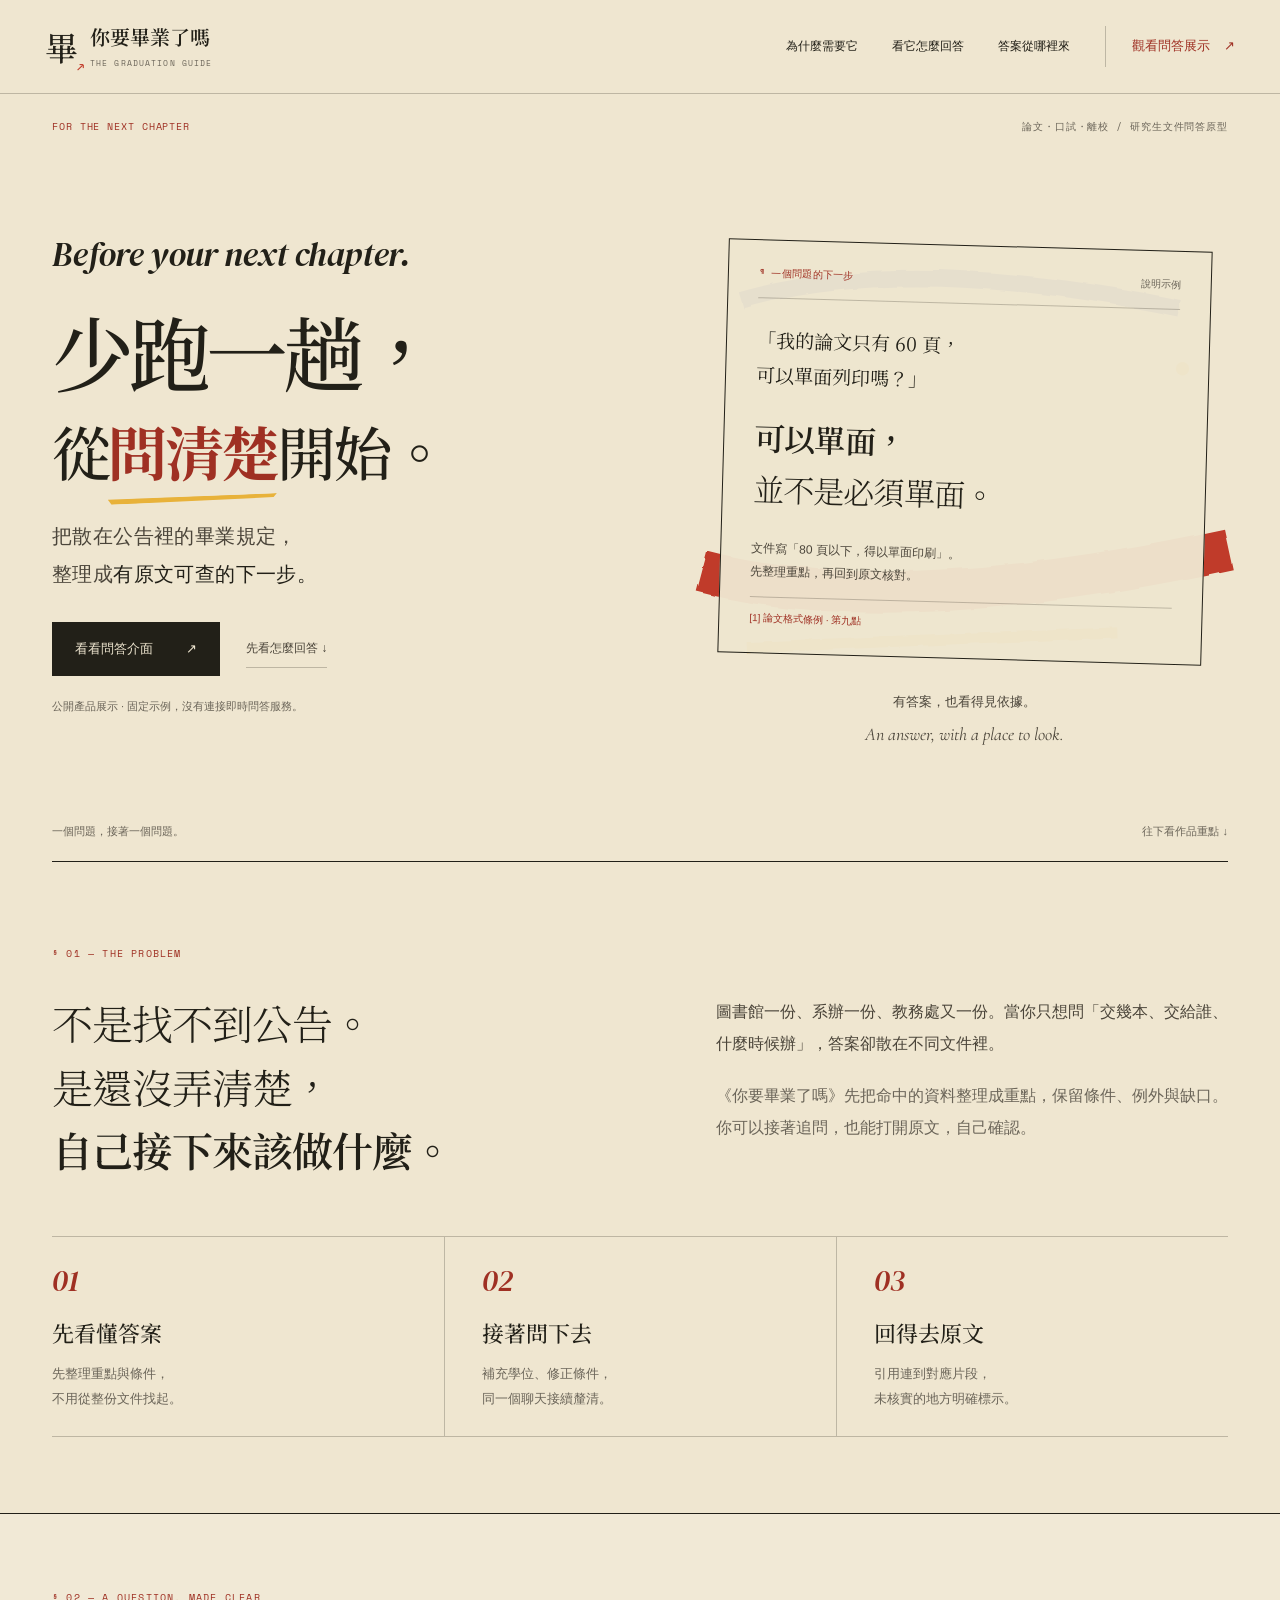
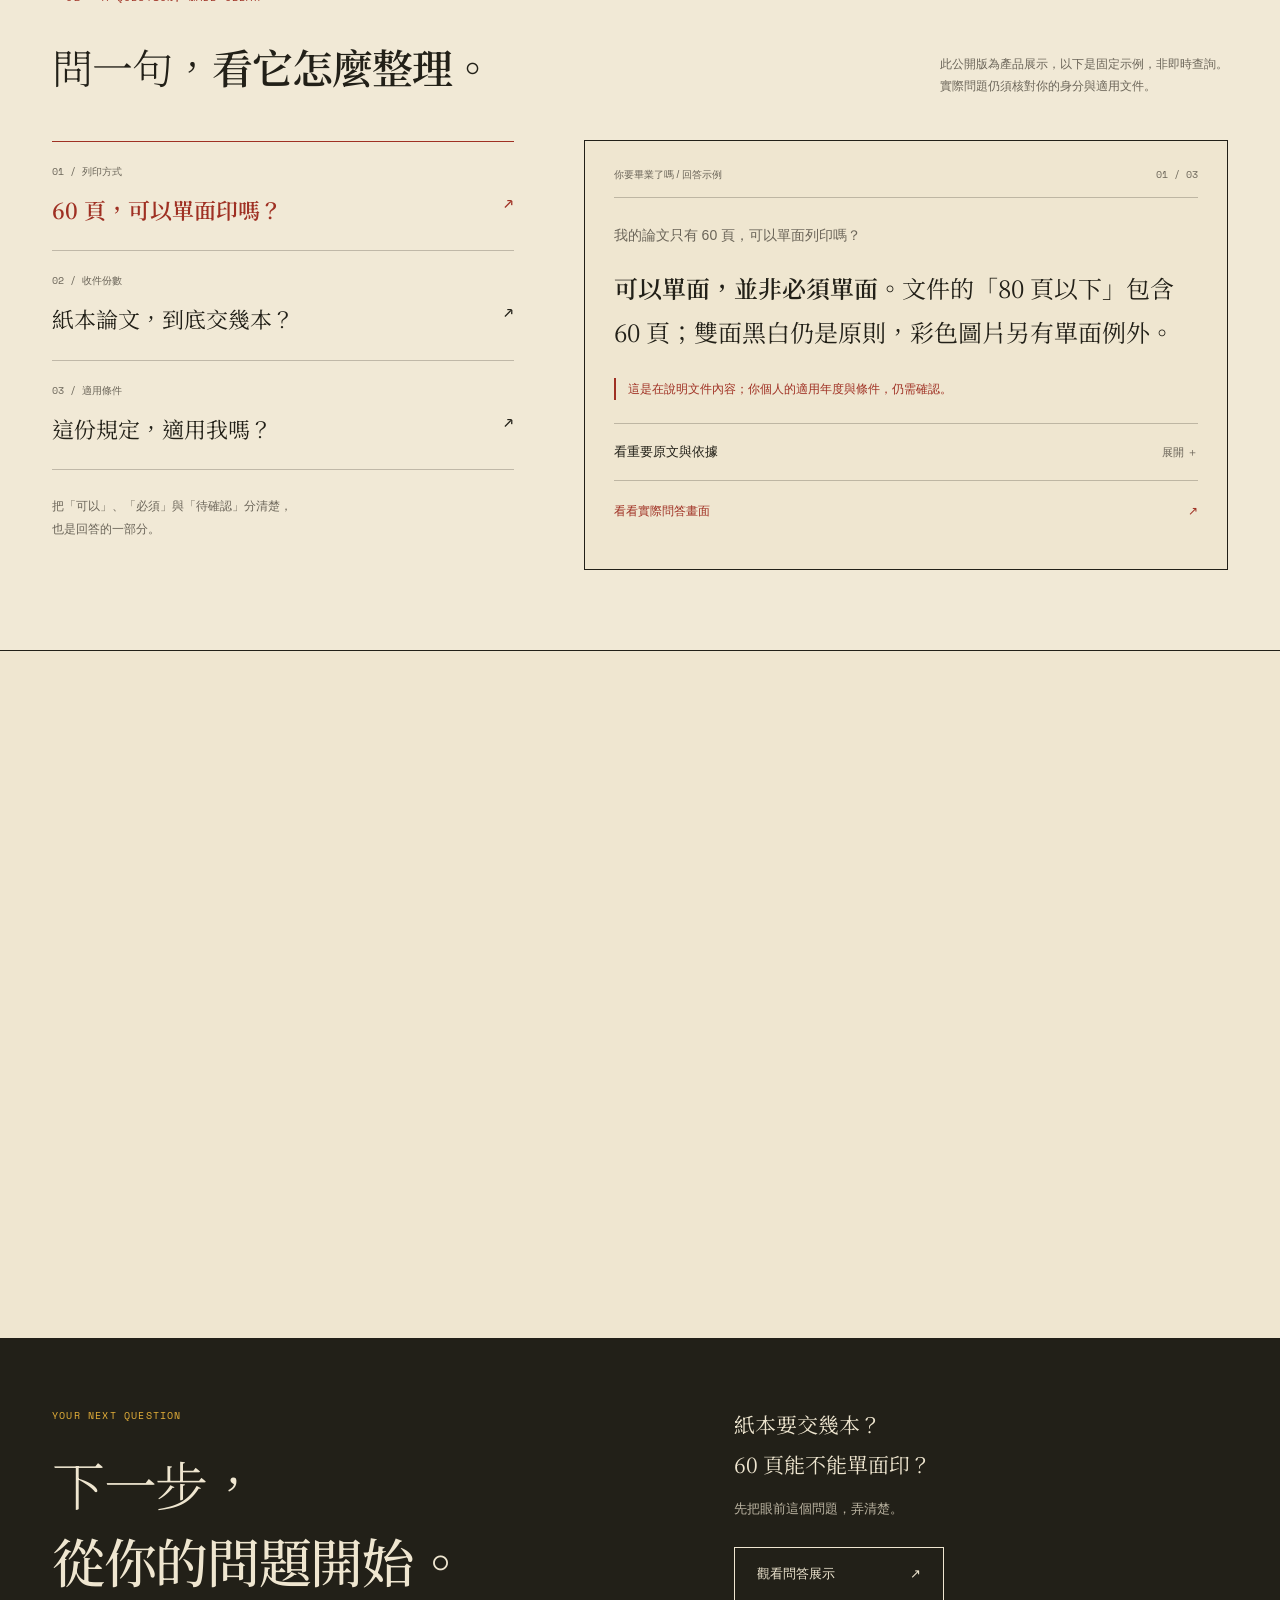
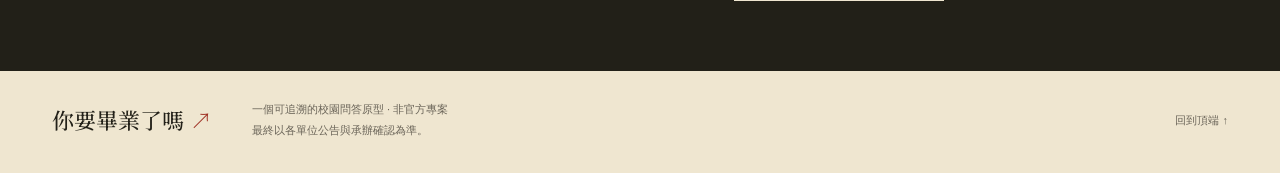
<file: index.html>
<!doctype html><html lang="zh-Hant"><head><meta charset="utf-8"><meta http-equiv="refresh" content="0;url=./static/"><title>你要畢業了嗎｜產品展示</title></head><body><p><a href="./static/">進入《你要畢業了嗎》產品展示 ↗</a></p></body></html>
</file>
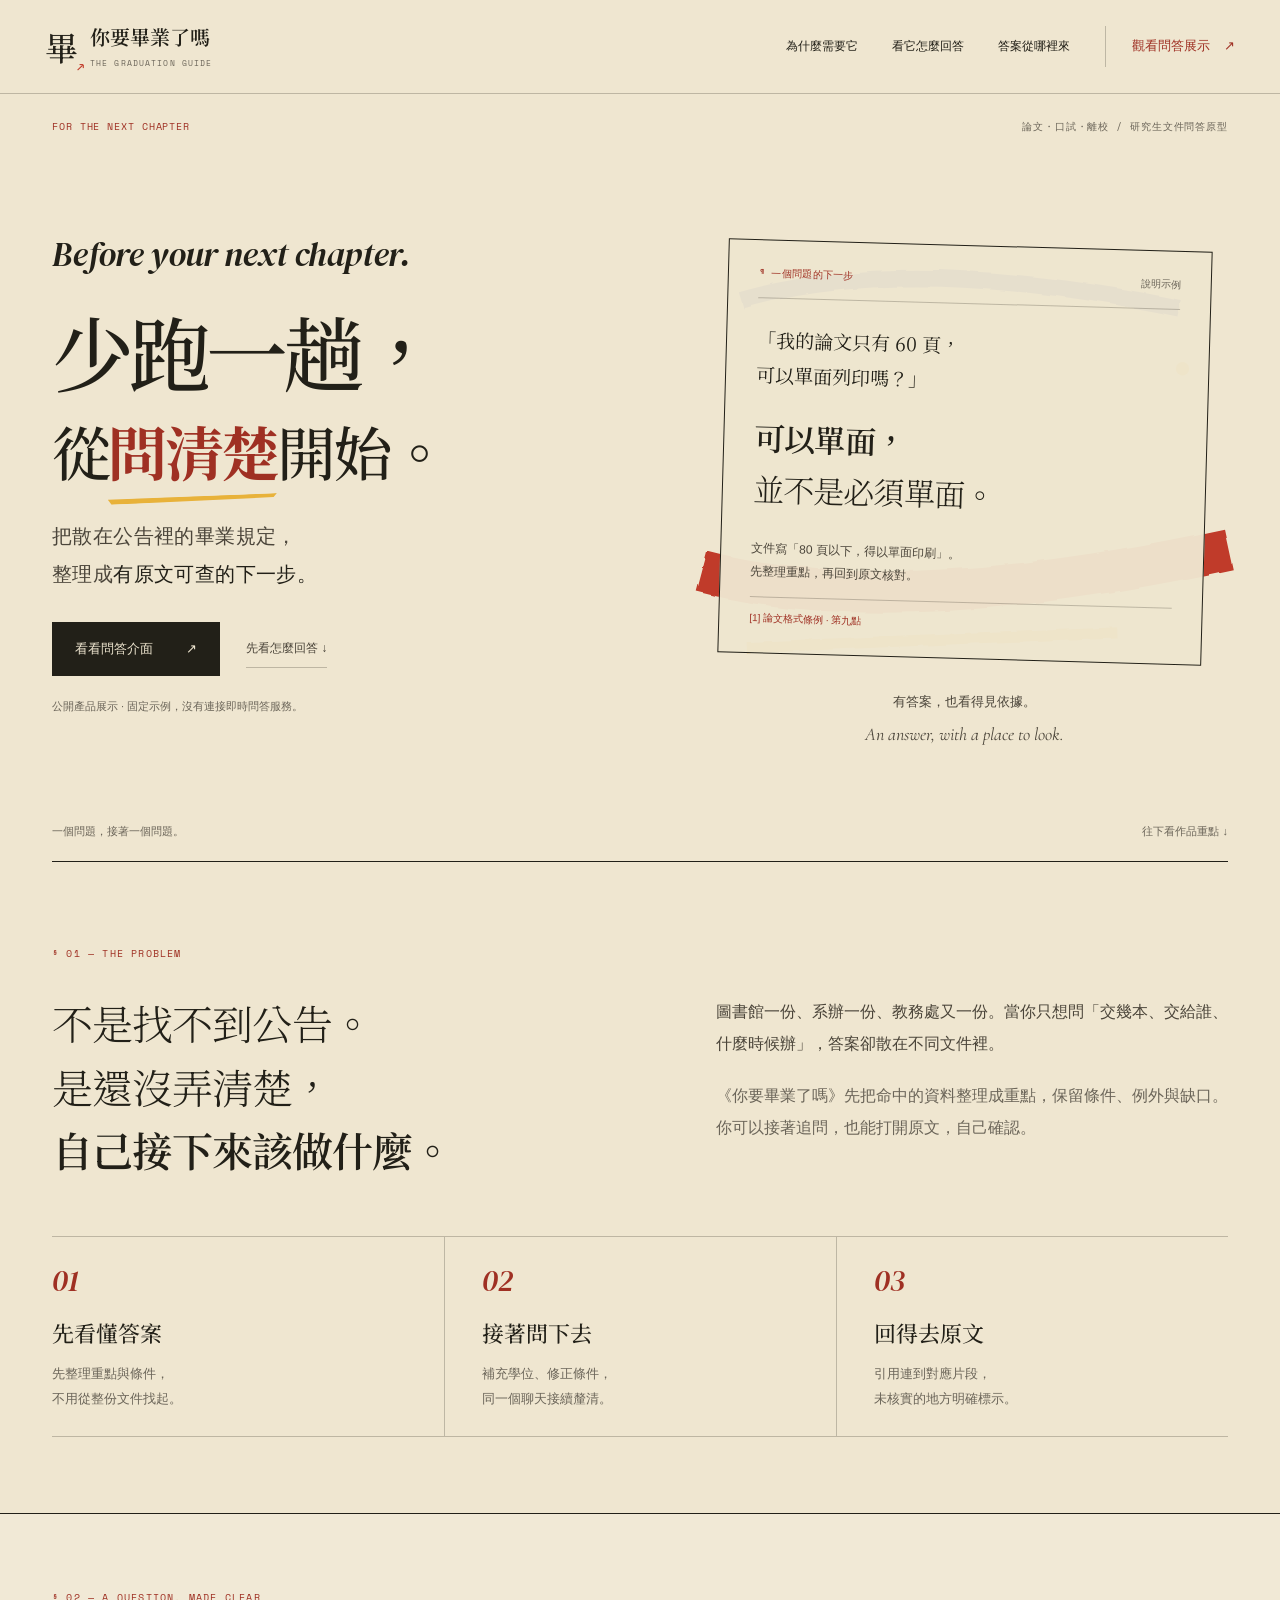
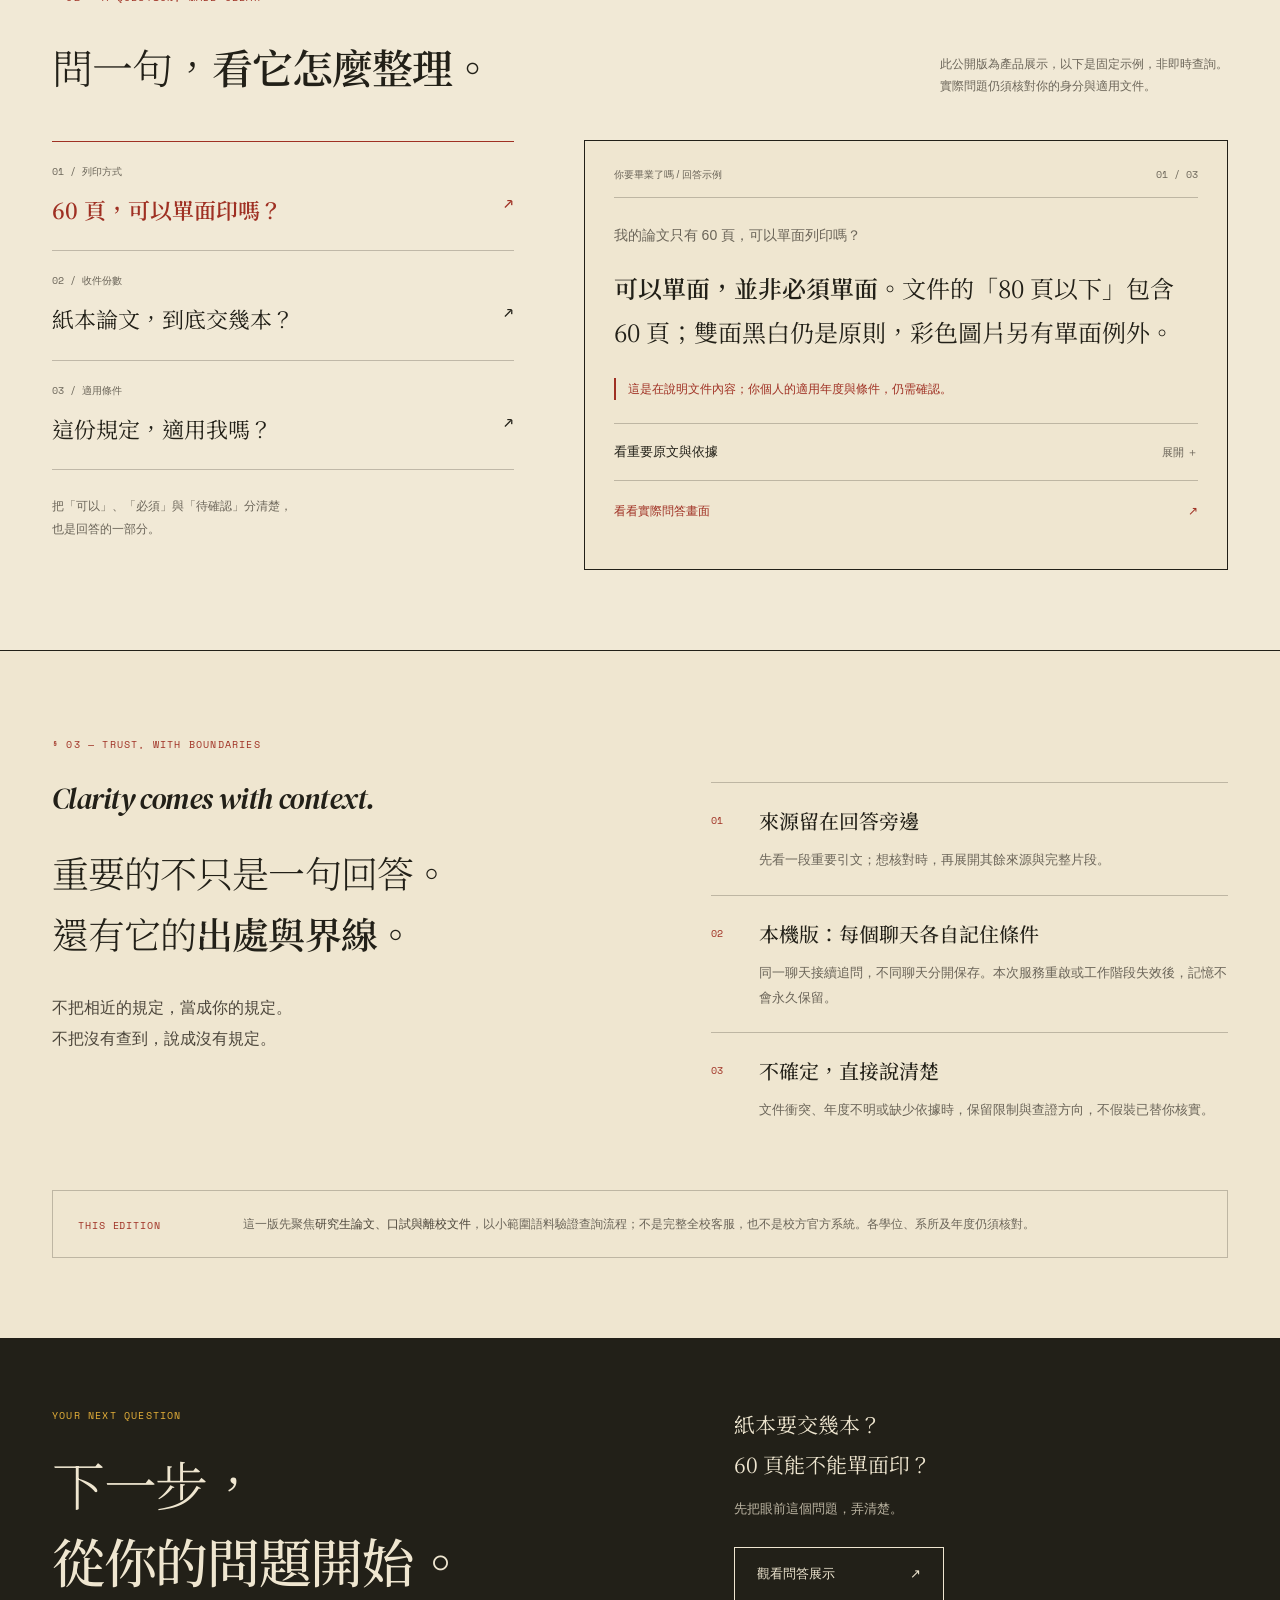
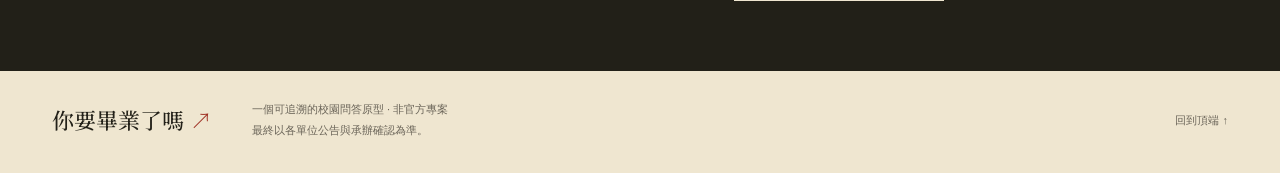
<file: static/index.html>
<!doctype html>
<html lang="zh-Hant"><head><meta charset="utf-8"><meta name="viewport" content="width=device-width,initial-scale=1"><title>你要畢業了嗎｜把畢業前的疑問，問清楚。</title><meta name="description" content="將散在公告裡的研究生論文、口試與離校文件，整理成有來源可核對的回答。"><link rel="stylesheet" href="./landing.css"><script src="./landing.js" defer></script></head>
<body><a class="skip" href="#main">跳至內容</a>
<header class="masthead"><a class="brand" href="./index.html" aria-label="你要畢業了嗎首頁"><span class="brand-seal" aria-hidden="true">畢<span>↗</span></span><span>你要畢業了嗎<small>THE GRADUATION GUIDE</small></span></a><nav aria-label="產品導覽"><a href="#why">為什麼需要它</a><a href="#demo">看它怎麼回答</a><a href="#trust">答案從哪裡來</a></nav><a class="nav-cta" href="./app.html">觀看問答展示 <span aria-hidden="true">↗</span></a></header>
<main id="main">
<section class="hero wrap" aria-labelledby="hero-title">
 <div class="edition"><span>FOR THE NEXT CHAPTER</span><span>論文・口試・離校 / 研究生文件問答原型</span></div>
 <div class="hero-grid"><div class="hero-copy"><p class="english" lang="en">Before your next chapter.</p><h1 id="hero-title">少跑一趟，<span>從<strong>問清楚</strong>開始。</span></h1><p class="hero-description">把散在公告裡的畢業規定，<br>整理成<strong>有原文可查的下一步。</strong></p><div class="hero-actions"><a class="button ink" href="./app.html">看看問答介面 <span aria-hidden="true">↗</span></a><a class="text-link" href="#demo">先看怎麼回答 <span aria-hidden="true">↓</span></a></div><p class="hero-note">公開產品展示 · 固定示例，沒有連接即時問答服務。</p></div>
 <aside class="hero-folio" aria-label="產品回答方式預覽"><div class="folio-ink" aria-hidden="true"><svg viewBox="0 0 470 390"><defs><filter id="rough-landing"><feTurbulence type="fractalNoise" baseFrequency=".035" numOctaves="3" seed="9" result="n"/><feDisplacementMap in="SourceGraphic" in2="n" scale="5"/></filter></defs><g filter="url(#rough-landing)"><path d="M35 63Q180 20 426 70" fill="none" stroke="#253BA0" stroke-width="15"/><path d="M0 305Q170 350 470 285" fill="none" stroke="#C03A29" stroke-width="37"/><path d="M40 373L370 359" fill="none" stroke="#E8B23A" stroke-width="10"/></g><circle cx="429" cy="124" r="6" fill="#E8B23A"/></svg></div><div class="preview-paper"><div class="preview-label"><span>¶ 一個問題的下一步</span><span>說明示例</span></div><p class="preview-question">「我的論文只有 60 頁，<br>可以單面列印嗎？」</p><p class="preview-answer"><b>可以單面，</b><br>並不是必須單面。</p><p class="preview-foot">文件寫「80 頁以下，得以單面印刷」。<br>先整理重點，再回到原文核對。</p><span class="preview-cite">[1] 論文格式條例 · 第九點</span></div><div class="folio-caption"><span>有答案，也看得見依據。</span><i lang="en">An answer, with a place to look.</i></div></aside></div>
 <div class="hero-bottom"><span>一個問題，接著一個問題。</span><a href="#why">往下看作品重點 <span aria-hidden="true">↓</span></a></div>
</section>
<section id="why" class="problem wrap reveal"><div class="section-label">§ 01 — THE PROBLEM</div><div class="problem-grid"><h2>不是找不到公告。<br>是還沒弄清楚，<br><strong>自己接下來該做什麼。</strong></h2><div class="problem-body"><p>圖書館一份、系辦一份、教務處又一份。當你只想問「交幾本、交給誰、什麼時候辦」，答案卻散在不同文件裡。</p><p class="light">《你要畢業了嗎》先把命中的資料整理成重點，保留條件、例外與缺口。你可以接著追問，也能打開原文，自己確認。</p></div></div><div class="value-strip"><article><span>01</span><h3>先看懂答案</h3><p>先整理重點與條件，<br>不用從整份文件找起。</p></article><article><span>02</span><h3>接著問下去</h3><p>補充學位、修正條件，<br>同一個聊天接續釐清。</p></article><article><span>03</span><h3>回得去原文</h3><p>引用連到對應片段，<br>未核實的地方明確標示。</p></article></div></section>
<section id="demo" class="demo-section"><div class="wrap"><div class="section-label">§ 02 — A QUESTION, MADE CLEAR</div><div class="section-heading"><h2>問一句，<strong>看它怎麼整理。</strong></h2><p>此公開版為產品展示，以下是固定示例，非即時查詢。<br>實際問題仍須核對你的身分與適用文件。</p></div><div class="demo-layout"><div class="demo-menu" role="tablist" aria-label="選擇回答示例"><button id="tab-print" role="tab" aria-selected="true" aria-controls="example-panel" data-example="print"><span>01 / 列印方式</span><strong>60 頁，可以單面印嗎？</strong><b aria-hidden="true">↗</b></button><button id="tab-copies" role="tab" aria-selected="false" aria-controls="example-panel" tabindex="-1" data-example="copies"><span>02 / 收件份數</span><strong>紙本論文，到底交幾本？</strong><b aria-hidden="true">↗</b></button><button id="tab-version" role="tab" aria-selected="false" aria-controls="example-panel" tabindex="-1" data-example="version"><span>03 / 適用條件</span><strong>這份規定，適用我嗎？</strong><b aria-hidden="true">↗</b></button><p class="demo-menu-note">把「可以」、「必須」與「待確認」分清楚，<br>也是回答的一部分。</p></div>
 <article id="example-panel" class="answer-sheet" role="tabpanel" tabindex="0" aria-labelledby="tab-print"><div class="sheet-meta"><span>你要畢業了嗎 / 回答示例</span><span id="demo-position">01 / 03</span></div><p class="demo-question" id="demo-question">我的論文只有 60 頁，可以單面列印嗎？</p><p class="demo-answer" id="demo-answer"><strong>可以單面，並非必須單面。</strong>文件的「80 頁以下」包含 60 頁；雙面黑白仍是原則，彩色圖片另有單面例外。</p><p class="demo-limitation" id="demo-limitation">這是在說明文件內容；你個人的適用年度與條件，仍需確認。</p><details id="demo-source" class="source-fold"><summary><span>看重要原文與依據</span><span class="fold-label">展開 ＋</span></summary><div class="source-body"><p id="demo-source-title">國立清華大學研究生畢業論文格式條例 · 第九點 · PDF 第 2 頁</p><blockquote id="demo-quote">採雙
  面黑白印刷為原則，但頁數為80頁以下時，得以單面印刷（彩色圖片亦可單
  面印刷）</blockquote><p class="source-caption" id="demo-source-caption">實際問答介面保留來源文字與定位，並可開啟官方原文。</p></div></details><a class="sheet-cta" href="./app.html">看看實際問答畫面 <span aria-hidden="true">↗</span></a></article></div></div></section>
<section id="trust" class="trust wrap reveal"><div class="section-label">§ 03 — TRUST, WITH BOUNDARIES</div><div class="trust-grid"><div><p class="english" lang="en">Clarity comes with context.</p><h2>重要的不只是一句回答。<br>還有它的<strong>出處與界線。</strong></h2><p class="trust-intro">不把相近的規定，當成你的規定。<br>不把沒有查到，說成沒有規定。</p></div><div class="trust-list"><article><span>01</span><div><h3>來源留在回答旁邊</h3><p>先看一段重要引文；想核對時，再展開其餘來源與完整片段。</p></div></article><article><span>02</span><div><h3>本機版：每個聊天各自記住條件</h3><p>同一聊天接續追問，不同聊天分開保存。本次服務重啟或工作階段失效後，記憶不會永久保留。</p></div></article><article><span>03</span><div><h3>不確定，直接說清楚</h3><p>文件衝突、年度不明或缺少依據時，保留限制與查證方向，不假裝已替你核實。</p></div></article></div></div><div class="scope-note"><span>THIS EDITION</span><p>這一版先聚焦<strong>研究生論文、口試與離校文件</strong>，以小範圍語料驗證查詢流程；不是完整全校客服，也不是校方官方系統。各學位、系所及年度仍須核對。</p></div></section>
<section class="closing"><div class="wrap closing-inner"><div><span class="section-label">YOUR NEXT QUESTION</span><h2>下一步，<br><strong>從你的問題開始。</strong></h2></div><div><p>紙本要交幾本？<br>60 頁能不能單面印？<br><span>先把眼前這個問題，弄清楚。</span></p><a class="button paper" href="./app.html">觀看問答展示 <span aria-hidden="true">↗</span></a></div></div></section>
</main><footer class="wrap"><a href="./index.html">你要畢業了嗎<span aria-hidden="true"> ↗</span></a><p>一個可追溯的校園問答原型 · 非官方專案<br>最終以各單位公告與承辦確認為準。</p><a href="#main" class="to-top">回到頂端 ↑</a></footer>
</body></html>
</file>
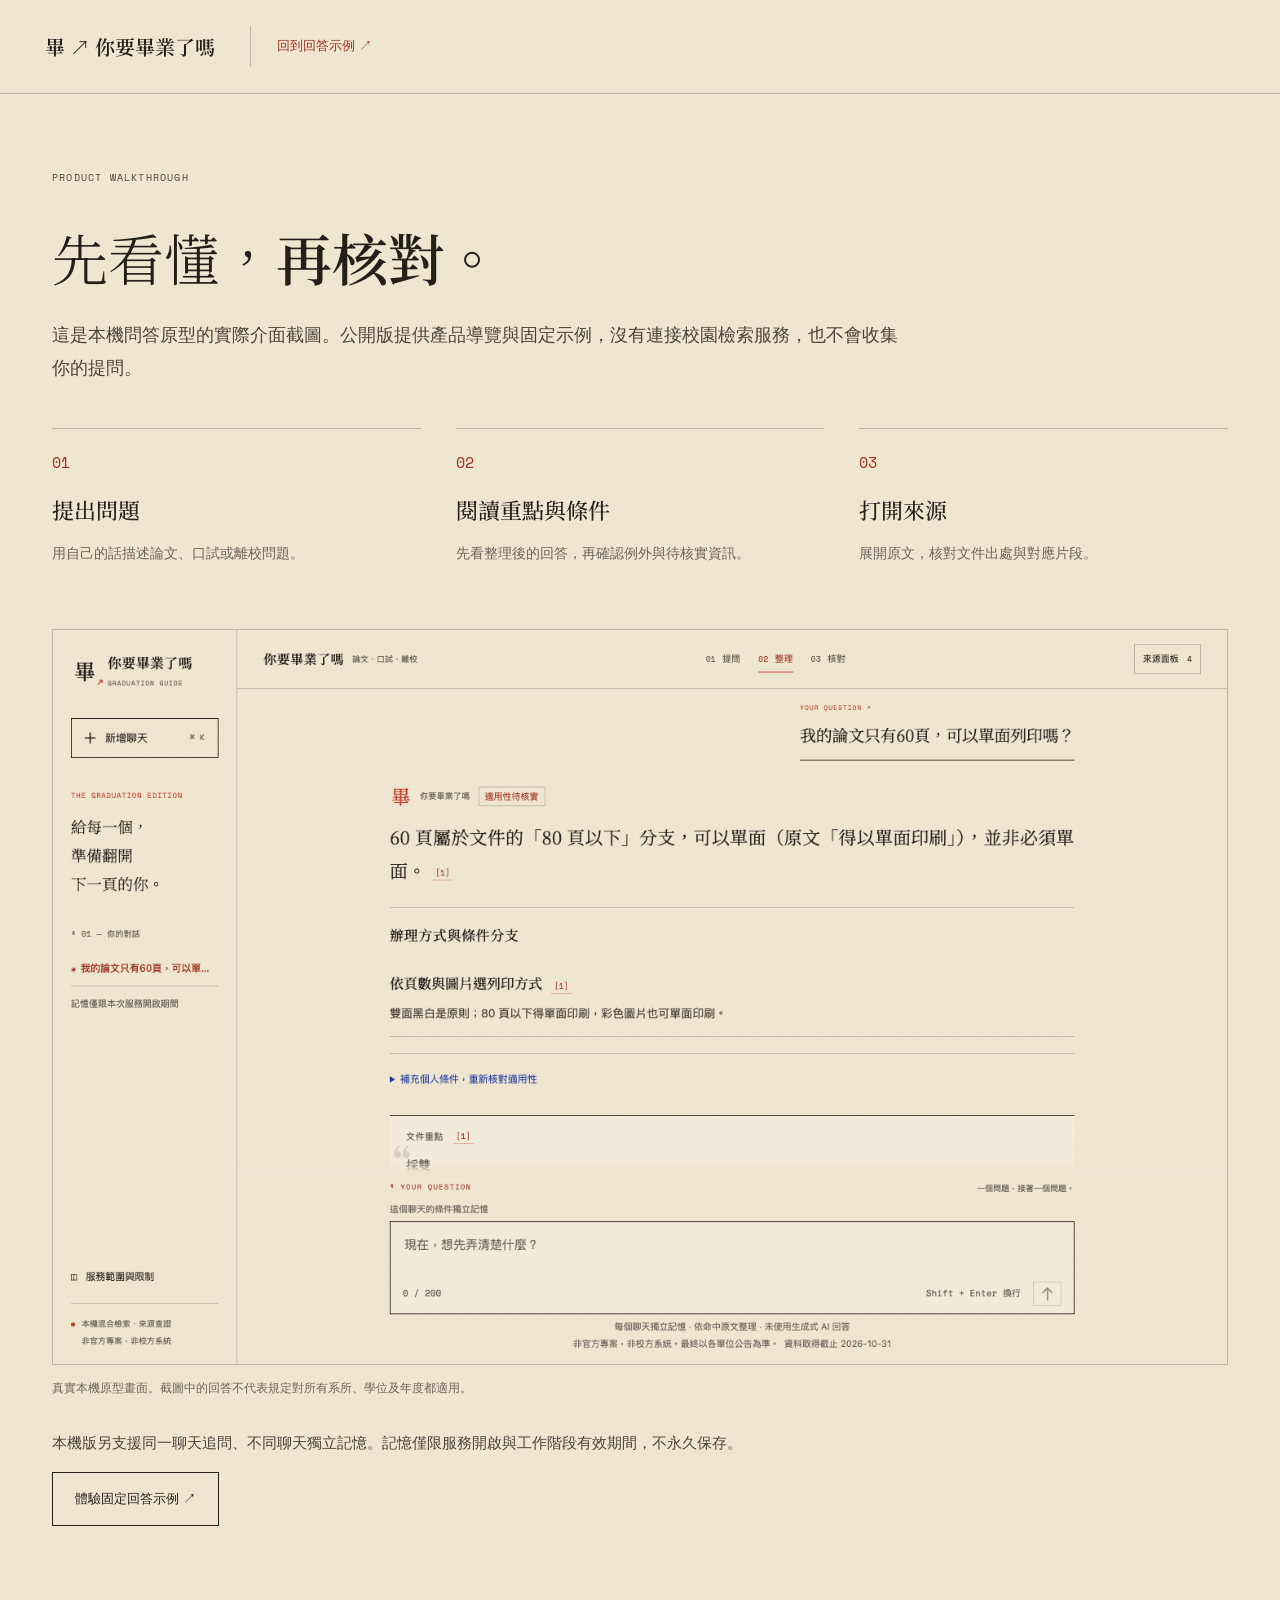
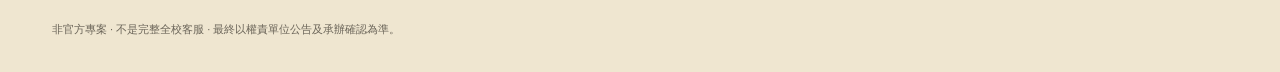
<file: static/app.html>
<!doctype html><html lang="zh-Hant"><head><meta charset="utf-8"><meta name="viewport" content="width=device-width,initial-scale=1"><title>問答介面展示｜你要畢業了嗎</title><link rel="stylesheet" href="./landing.css"><link rel="stylesheet" href="./demo.css"></head><body><header class="masthead"><a class="brand" href="./index.html">畢 ↗ 你要畢業了嗎</a><a class="nav-cta" href="./index.html#demo">回到回答示例 ↗</a></header><main class="showcase wrap"><p class="section-label">PRODUCT WALKTHROUGH</p><h1>先看懂，<strong>再核對。</strong></h1><p class="showcase-intro">這是本機問答原型的實際介面截圖。公開版提供產品導覽與固定示例，沒有連接校園檢索服務，也不會收集你的提問。</p><ol class="walkthrough"><li><strong>提出問題</strong><span>用自己的話描述論文、口試或離校問題。</span></li><li><strong>閱讀重點與條件</strong><span>先看整理後的回答，再確認例外與待核實資訊。</span></li><li><strong>打開來源</strong><span>展開原文，核對文件出處與對應片段。</span></li></ol><figure><img src="./images/product-chat.png" alt="本機實際問答：60頁論文可以單面、非必須單面，附原文引用與待核實標示"><figcaption>真實本機原型畫面。截圖中的回答不代表規定對所有系所、學位及年度都適用。</figcaption></figure><p>本機版另支援同一聊天追問、不同聊天獨立記憶。記憶僅限服務開啟與工作階段有效期間，不永久保存。</p><a class="button dark" href="./index.html#demo">體驗固定回答示例 ↗</a></main><footer class="wrap"><p>非官方專案 · 不是完整全校客服 · 最終以權責單位公告及承辦確認為準。</p></footer></body></html>
</file>
<file: static/landing.css>
@font-face{font-family:"Noto Serif TC";font-style:normal;font-weight:200 900;font-display:swap;src:url("./fonts/noto-serif-tc.ttf") format("truetype")}
@font-face{
  font-family: 'Cormorant Garamond';
  font-style: italic;
  font-weight: 400;
  font-display: swap;
  src: url(./fonts/font-0.ttf) format('truetype');
}
@font-face{
  font-family: 'Cormorant Garamond';
  font-style: normal;
  font-weight: 400;
  font-display: swap;
  src: url(./fonts/font-1.ttf) format('truetype');
}
@font-face{
  font-family: 'DM Serif Display';
  font-style: italic;
  font-weight: 400;
  font-display: swap;
  src: url(./fonts/font-2.ttf) format('truetype');
}
@font-face{
  font-family: 'DM Serif Display';
  font-style: normal;
  font-weight: 400;
  font-display: swap;
  src: url(./fonts/font-3.ttf) format('truetype');
}
@font-face{
  font-family: 'Space Mono';
  font-style: normal;
  font-weight: 400;
  font-display: swap;
  src: url(./fonts/font-4.ttf) format('truetype');
}
@font-face{
  font-family: 'Space Mono';
  font-style: normal;
  font-weight: 700;
  font-display: swap;
  src: url(./fonts/font-5.ttf) format('truetype');
}
:root{--paper:#EFE6D0;--ink:#222018;--body:#4b453a;--muted:#6b6559;--red:#C03A29;--red-ink:#9f3023;--blue:#253BA0;--gold:#E8B23A;--hair:rgba(34,32,24,.24);--serif:"Noto Serif TC","Songti TC",serif;--display:"DM Serif Display",Georgia,serif;--prose:"Cormorant Garamond",Georgia,serif;--mono:"Space Mono","SFMono-Regular",monospace;--sans:-apple-system,BlinkMacSystemFont,"PingFang TC",sans-serif}*{box-sizing:border-box}html{scroll-behavior:smooth;scroll-padding-top:95px}body{margin:0;background:var(--paper);color:var(--ink);font-family:var(--sans);font-size:15px;font-weight:400;line-height:1.85}body:after{content:"";position:fixed;inset:0;z-index:100;pointer-events:none;background-image:radial-gradient(rgba(34,32,24,.12) .4px,transparent .65px);background-size:4px 4px;opacity:.21}button,a{outline-offset:5px}a{color:inherit;text-decoration:none}button{font:inherit;color:inherit;cursor:pointer}button:focus-visible,a:focus-visible,summary:focus-visible,[tabindex]:focus-visible{outline:2px solid var(--blue)}a,button{transition:color .2s,background .2s,border-color .2s}.wrap{width:calc(100% - 104px);max-width:1280px;margin:auto}.masthead{height:94px;display:flex;align-items:center;gap:35px;padding:0 45px;border-bottom:1px solid var(--hair)}.brand{display:flex;align-items:center;gap:12px;font-family:var(--serif);font-weight:600;font-size:20px;line-height:1.4;white-space:nowrap}.brand small{display:block;font-family:var(--mono);font-size:8px;letter-spacing:.14em;font-weight:400;margin-top:7px;color:var(--muted)}.brand-seal{font-size:33px;font-weight:500;position:relative;line-height:1}.brand-seal>span{font-family:var(--mono);font-size:15px;color:var(--red);position:absolute;bottom:-12px;right:-7px}.masthead nav{display:flex;gap:34px;margin-left:auto;font-size:12px}.masthead nav a{border-bottom:1px solid transparent;padding:7px 0}.masthead nav a:hover{color:var(--red-ink);border-color:var(--red-ink)}.nav-cta{border-left:1px solid var(--hair);padding:8px 0 8px 26px;font-size:13px;color:var(--red-ink);white-space:nowrap}.nav-cta span{margin-left:10px}.edition{display:flex;justify-content:space-between;gap:20px;font-family:var(--mono);font-size:10px;letter-spacing:.09em;color:var(--muted);padding:24px 0 0}.edition span:first-child{color:var(--red-ink)}.hero-grid{display:grid;grid-template-columns:1.12fr 1fr;gap:60px;align-items:center;padding:63px 0 70px}.english{font-family:var(--display);font-style:italic;font-size:34px;line-height:1.2;letter-spacing:-.02em;margin:0 0 25px;font-weight:400}.hero h1{font-family:var(--serif);font-weight:500;font-size:clamp(64px,6.4vw,92px);line-height:1.25;letter-spacing:-.06em;margin:0 0 29px}.hero h1>span{display:block;font-size:.72em;letter-spacing:-.045em;margin-top:12px;white-space:nowrap}.hero h1 strong{font-weight:700;position:relative;color:var(--red-ink);isolation:isolate}.hero h1 strong:after{content:"";position:absolute;height:6px;bottom:-9px;left:0;right:0;background:var(--gold);transform:rotate(-2deg);z-index:-1;clip-path:polygon(0 15%,100% 0,98% 65%,2% 100%)}.hero-description{font-size:20px;line-height:1.9;font-weight:300;color:var(--body);margin:0 0 29px;letter-spacing:.02em}.hero-description strong{font-weight:500;color:var(--ink)}.hero-actions{display:flex;gap:26px;align-items:center}.button{display:inline-flex;align-items:center;gap:33px;justify-content:space-between;min-height:54px;padding:13px 22px;border:1px solid var(--ink);font-size:13px;font-weight:500;line-height:1.7}.button.ink{background:var(--ink);color:var(--paper)}.button.ink:hover{background:var(--red-ink);border-color:var(--red-ink)}.text-link{font-size:12px;color:var(--body);border-bottom:1px solid var(--hair);padding:7px 0}.text-link:hover{color:var(--red-ink);border-color:var(--red-ink)}.hero-note{font-size:11px;line-height:1.85;color:var(--muted);margin:20px 0 0;font-weight:400}.hero-folio{position:relative;isolation:isolate;padding:45px 21px 0}.folio-ink{position:absolute;inset:0 0 55px;pointer-events:none;z-index:-1}.folio-ink svg{width:100%;height:100%;overflow:visible}.preview-paper{background:rgba(239,230,208,.96);border:1px solid var(--ink);padding:24px 30px 25px;transform:rotate(1.6deg)}.preview-label{display:flex;justify-content:space-between;gap:10px;font-size:10px;border-bottom:1px solid var(--hair);padding-bottom:14px;color:var(--muted);font-weight:400}.preview-label span:first-child{font-family:var(--mono);color:var(--red-ink);letter-spacing:.03em}.preview-question{font-family:var(--serif);font-size:19px;line-height:1.85;font-weight:400;margin:23px 0 20px}.preview-answer{font-family:var(--serif);font-size:31px;line-height:1.65;font-weight:300;margin:0 0 24px;letter-spacing:-.025em}.preview-answer b{font-weight:600}.preview-foot{font-size:12px;line-height:1.9;color:var(--body);margin:0 0 13px}.preview-cite{font-size:10px;color:var(--red-ink);border-top:1px solid var(--hair);display:block;padding-top:12px}.folio-caption{display:flex;flex-direction:column;align-items:center;gap:4px;margin-top:31px;font-size:13px;color:var(--body)}.folio-caption i{font-family:var(--prose);font-size:18px;font-weight:400}.hero-bottom{display:flex;justify-content:space-between;gap:25px;border-bottom:1px solid var(--ink);padding:0 0 20px;font-size:11px;color:var(--muted)}.hero-bottom a:hover{color:var(--red-ink)}.section-label{font-family:var(--mono);font-size:10px;letter-spacing:.12em;color:var(--red-ink);margin-bottom:28px;line-height:1.8}.problem{padding-top:83px;padding-bottom:76px}.problem-grid{display:grid;grid-template-columns:1.1fr 1fr;gap:100px;align-items:start}h2{font-family:var(--serif);font-size:41px;letter-spacing:-.025em;line-height:1.55;font-weight:300;margin:0}h2 strong{font-weight:600}.problem-body{padding-top:5px;font-size:16px;line-height:2;font-weight:400;color:var(--body)}.problem-body p{margin:0 0 20px}.problem-body .light{font-weight:300;color:var(--muted)}.value-strip{margin-top:54px;display:grid;grid-template-columns:repeat(3,1fr);border-top:1px solid var(--hair);border-bottom:1px solid var(--hair)}.value-strip article{padding:29px 30px 24px 0}.value-strip article+article{border-left:1px solid var(--hair);padding-left:37px}.value-strip article>span{font-family:var(--display);font-style:italic;font-size:30px;color:var(--red-ink);line-height:1}h3{font-family:var(--serif);font-size:22px;font-weight:500;line-height:1.6;margin:15px 0 11px}.value-strip p{font-size:13px;font-weight:400;line-height:1.95;color:var(--muted);margin:0}.demo-section{border-top:1px solid var(--ink);border-bottom:1px solid var(--ink);padding:75px 0 80px;background:rgba(255,255,255,.12)}.section-heading{display:flex;justify-content:space-between;align-items:end;gap:40px;margin-bottom:42px}.section-heading p{margin:0;font-size:12px;line-height:1.9;font-weight:400;color:var(--muted)}.demo-layout{display:grid;grid-template-columns:.86fr 1.2fr;gap:70px}.demo-menu{padding-top:1px}.demo-menu button{display:block;position:relative;width:100%;text-align:left;border:0;border-top:1px solid var(--hair);background:transparent;padding:21px 28px 23px 0}.demo-menu button:last-of-type{border-bottom:1px solid var(--hair)}.demo-menu button>span{font-family:var(--mono);font-size:10px;font-weight:400;line-height:1.7;color:var(--muted);display:block;margin-bottom:12px}.demo-menu button>strong{font-family:var(--serif);font-size:22px;font-weight:400;line-height:1.6;display:block;transition:transform .2s}.demo-menu button>b{position:absolute;right:0;top:45px;font-family:var(--mono);font-size:18px;font-weight:400;transition:transform .2s}.demo-menu button[aria-selected=true]{border-top-color:var(--red-ink);color:var(--red-ink)}.demo-menu button[aria-selected=true]>strong{font-weight:600}.demo-menu button:hover>strong{transform:translateX(5px);color:var(--red-ink)}.demo-menu button:hover>b{transform:translate(2px,-2px)}.demo-menu-note{font-size:12px;line-height:1.9;color:var(--muted);margin:25px 0 0}.answer-sheet{border:1px solid var(--ink);padding:25px 29px 24px;min-height:430px;background:var(--paper)}.sheet-meta{display:flex;justify-content:space-between;gap:15px;font-size:10px;color:var(--muted);border-bottom:1px solid var(--hair);padding-bottom:14px;line-height:1.7}.sheet-meta>span:last-child{font-family:var(--mono)}.demo-question{font-size:14px;font-weight:400;color:var(--muted);margin:24px 0 17px;line-height:1.9}.demo-answer{font-family:var(--serif);font-size:24px;line-height:1.85;font-weight:400;color:var(--ink);margin:0 0 23px}.demo-answer strong{font-weight:600}.demo-limitation{border-left:2px solid var(--red-ink);padding-left:12px;font-size:12px;font-weight:400;line-height:1.9;color:var(--red-ink);margin:0 0 23px}.source-fold{border-top:1px solid var(--hair);border-bottom:1px solid var(--hair)}.source-fold summary{display:flex;justify-content:space-between;gap:20px;align-items:center;list-style:none;cursor:pointer;padding:16px 0;font-size:13px;font-weight:500}.source-fold summary::-webkit-details-marker{display:none}.fold-label{font-size:11px;font-weight:400;color:var(--muted);white-space:nowrap}.source-body{padding:0 0 17px}.source-body>p:first-child{font-size:11px;line-height:1.8;color:var(--muted);margin:0 0 12px}.source-body blockquote{border-left:1px solid var(--ink);padding:5px 0 5px 15px;margin:0;font-family:var(--serif);font-size:15px;font-weight:400;line-height:2;white-space:pre-line;color:var(--body)}.source-caption{font-size:11px;color:var(--muted);line-height:1.8;margin:12px 0 0}.sheet-cta{display:flex;justify-content:space-between;font-size:12px;color:var(--red-ink);padding-top:19px}.sheet-cta:hover{color:var(--ink)}.trust{padding-top:85px;padding-bottom:80px}.trust-grid{display:grid;grid-template-columns:1.1fr 1fr;gap:90px}.trust .english{font-size:29px;margin-bottom:25px}.trust h2{font-size:37px;line-height:1.65}.trust-intro{font-size:16px;font-weight:300;line-height:1.95;color:var(--body);margin:28px 0 0}.trust-list article{display:grid;grid-template-columns:30px 1fr;gap:18px;border-top:1px solid var(--hair);padding:22px 0}.trust-list article>span{font-family:var(--mono);font-size:10px;color:var(--red-ink);padding-top:7px}.trust-list h3{font-size:20px;font-weight:500;margin:0 0 10px}.trust-list p{font-size:13px;line-height:1.95;font-weight:400;color:var(--muted);margin:0}.scope-note{margin-top:45px;padding:22px 25px;border:1px solid var(--hair);display:grid;grid-template-columns:140px 1fr;gap:25px;align-items:start}.scope-note>span{font-family:var(--mono);font-size:10px;color:var(--red-ink);letter-spacing:.09em;padding-top:4px}.scope-note p{margin:0;font-size:12px;line-height:1.9;color:var(--muted);font-weight:400}.scope-note strong{font-weight:500;color:var(--body)}.closing{background:var(--ink);color:var(--paper);padding:67px 0 70px}.closing-inner{display:grid;grid-template-columns:1.2fr 1fr;gap:90px;align-items:center}.closing .section-label{color:var(--gold);display:block;margin-bottom:20px}.closing h2{font-size:53px;line-height:1.45;font-weight:300}.closing h2 strong{font-weight:500}.closing p{font-family:var(--serif);font-size:21px;line-height:1.9;font-weight:400;margin:0 0 22px}.closing p span{font-family:var(--sans);font-size:13px;opacity:.75;font-weight:300}.button.paper{border-color:var(--paper);color:var(--paper);background:transparent;min-width:210px}.button.paper:hover{color:var(--ink);background:var(--paper)}footer{display:flex;align-items:center;gap:40px;padding-top:28px;padding-bottom:32px}footer>a:first-child{font-family:var(--serif);font-size:22px;font-weight:500;white-space:nowrap}footer>a:first-child>span{color:var(--red-ink)}footer p{font-size:11px;color:var(--muted);font-weight:400;line-height:1.9;margin:0}.to-top{margin-left:auto;font-size:11px;white-space:nowrap;color:var(--muted)}.skip{position:absolute;top:-80px;left:20px;background:var(--paper);padding:10px 20px;border:1px solid var(--ink);z-index:200}.skip:focus{top:12px}.reveal.is-pending{opacity:0;transform:translateY(15px)}.reveal{transition:opacity .5s,transform .5s}[hidden]{display:none!important}
@media(max-width:1190px){.wrap{width:calc(100% - 72px)}.masthead{padding:0 33px;gap:25px}.masthead nav{gap:23px}.hero-grid{gap:34px;padding-top:57px;padding-bottom:60px}.hero h1{font-size:74px}.hero h1>span{font-size:.7em}.hero-folio{padding-left:9px;padding-right:9px}.preview-paper{padding-left:22px;padding-right:22px}.preview-question{font-size:17px}.preview-answer{font-size:28px}.hero-description{font-size:18px}.hero-actions{gap:20px}.button{gap:21px;padding-left:18px;padding-right:18px}.problem-grid,.trust-grid{gap:55px}h2{font-size:35px}.trust h2{font-size:32px}.demo-layout{gap:40px}.section-heading p{font-size:11px}.demo-menu button>strong{font-size:20px}.demo-answer{font-size:22px}.answer-sheet{padding-left:24px;padding-right:24px}}
@media(max-width:1030px){.wrap{width:calc(100% - 60px)}.masthead{padding:0 29px;gap:22px;height:84px}.brand{font-size:18px}.brand small{font-size:7px}.masthead nav{gap:20px;font-size:11px}.nav-cta{padding-left:19px;font-size:12px}.hero-grid{gap:23px}.hero h1{font-size:68px}.hero-description{font-size:17px}.hero-note{font-size:11px}.english{font-size:28px}.preview-paper{padding:20px}.preview-answer{font-size:25px}.preview-question{font-size:16px}.preview-label{font-size:9px}.hero-actions{gap:14px}.hero-actions .button{font-size:12px;padding-left:14px;padding-right:14px}.text-link{font-size:11px}.problem-grid{gap:42px}.problem-grid h2{font-size:31px}.problem-body{font-size:14px}.section-heading h2{font-size:33px}.demo-layout{gap:30px;grid-template-columns:.85fr 1.2fr}.demo-menu button>strong{font-size:18px}.demo-answer{font-size:21px}.trust h2{font-size:28px}.trust-grid{gap:40px}.scope-note{grid-template-columns:120px 1fr}.closing h2{font-size:45px}.closing-inner{gap:60px}}
@media(prefers-reduced-motion:reduce){html{scroll-behavior:auto}*,*:before,*:after{animation:none!important;transition:none!important}.reveal.is-pending{opacity:1;transform:none}}
</file>
<file: static/demo.css>
.showcase{padding-top:65px;padding-bottom:65px}.showcase h1{font-family:var(--serif);font-weight:300;font-size:56px;line-height:1.5;margin:20px 0}.showcase h1 strong{font-weight:600}.showcase-intro{font-size:18px;font-weight:300;max-width:850px;color:var(--body)}.walkthrough{display:grid;grid-template-columns:repeat(3,1fr);gap:35px;margin:42px 0;padding:0;list-style:none;counter-reset:step}.walkthrough li{border-top:1px solid var(--hair);padding:20px 0;counter-increment:step}.walkthrough li:before{content:"0" counter(step);font-family:var(--mono);color:var(--red-ink);display:block;margin-bottom:14px}.walkthrough strong{font-family:var(--serif);font-size:22px;font-weight:500;display:block}.walkthrough span{display:block;font-size:14px;color:var(--muted);margin-top:10px}.showcase figure{margin:30px 0}.showcase img{display:block;width:100%;height:auto;border:1px solid var(--hair)}.showcase figcaption{font-size:12px;color:var(--muted);margin-top:12px}.showcase>p{color:var(--body)}
</file>
